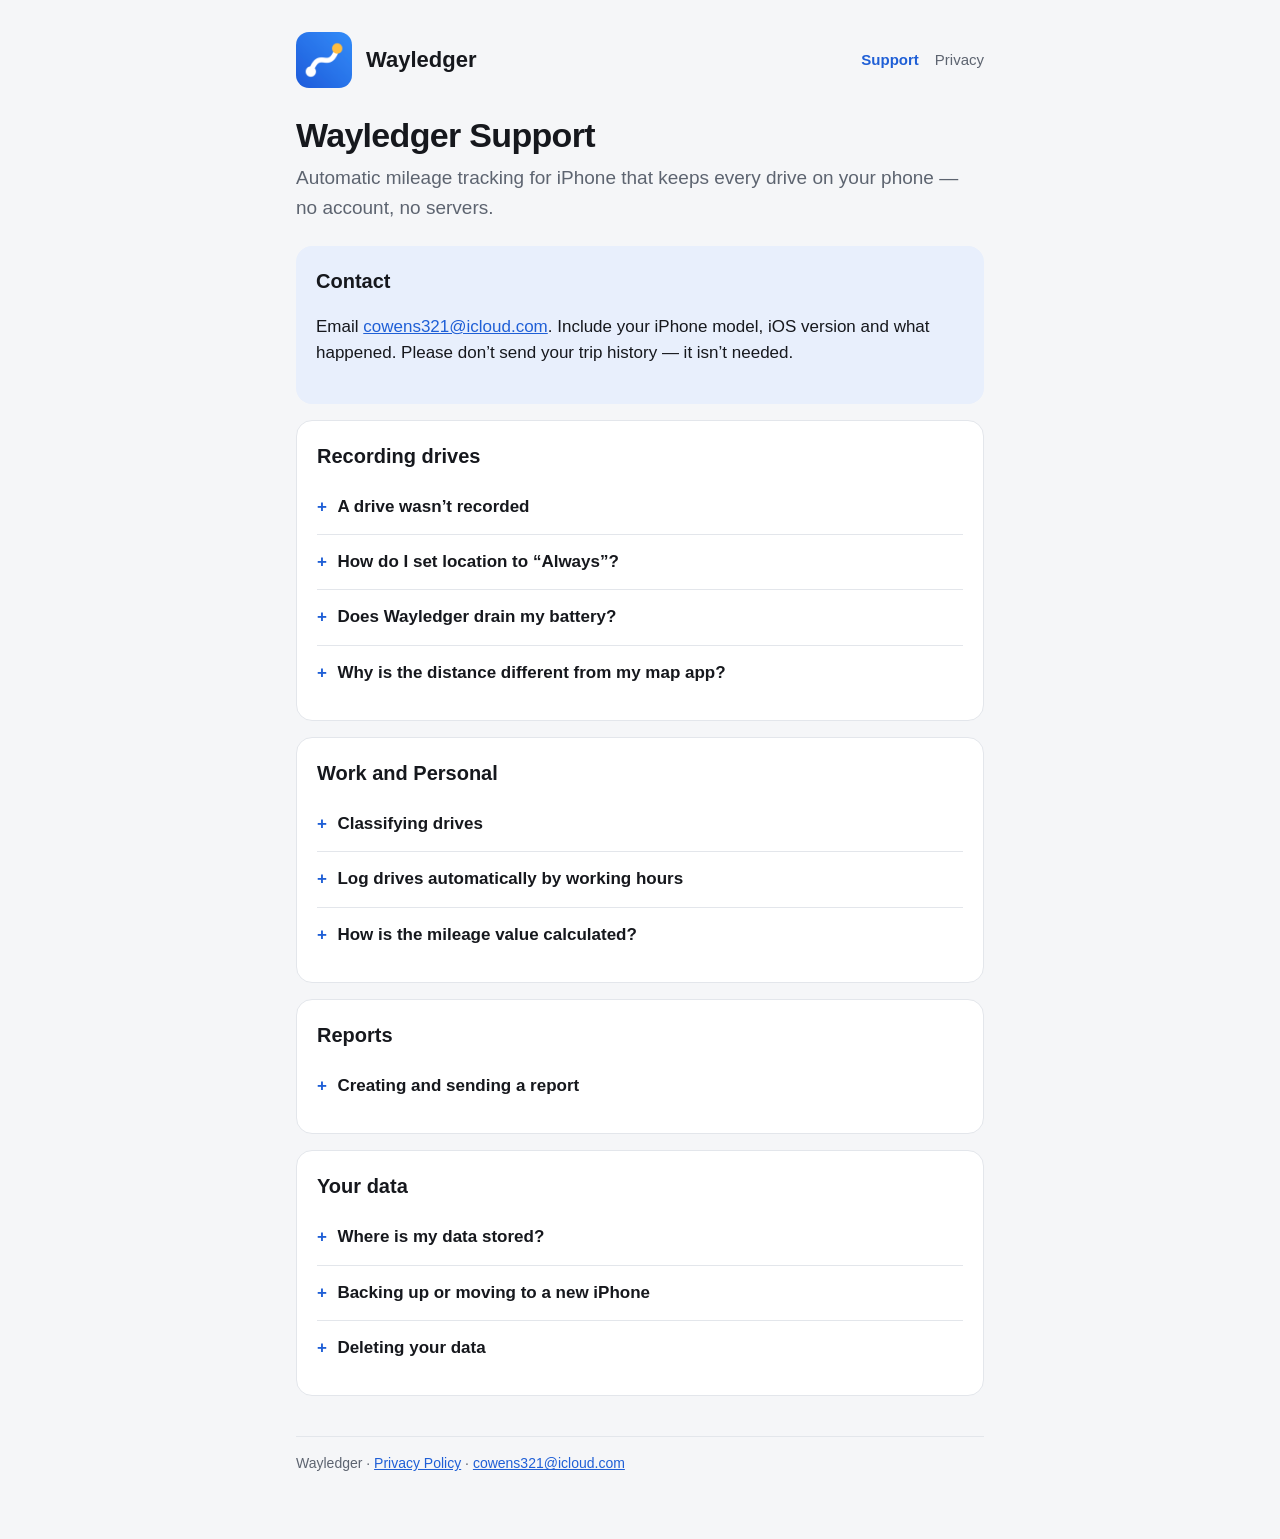
<file: index.html>
<!doctype html>
<html lang="en">
<head>
<meta charset="utf-8">
<meta name="viewport" content="width=device-width, initial-scale=1">
<title>Wayledger Support</title>
<meta name="description" content="Help for Wayledger, the private automatic mileage tracker for iPhone. Everything stays on your iPhone.">
<link rel="icon" href="icon.png">
<link rel="stylesheet" href="style.css">
</head>
<body>
<div class="wrap">
  <header class="site">
    <img src="icon.png" alt="">
    <a class="brand" href="./">Wayledger</a>
    <nav><a href="./" aria-current="page">Support</a><a href="privacy.html">Privacy</a></nav>
  </header>

  <h1>Wayledger Support</h1>
  <p class="lede">Automatic mileage tracking for iPhone that keeps every drive on your phone — no account, no servers.</p>

  <div class="card contact">
    <h2>Contact</h2>
    <p>Email <a href="mailto:cowens321@icloud.com?subject=Wayledger%20support">cowens321@icloud.com</a>. Include your iPhone model, iOS version and what happened. Please don’t send your trip history — it isn’t needed.</p>
  </div>

  <div class="card">
    <h2>Recording drives</h2>
    <details>
      <summary>A drive wasn’t recorded</summary>
      <p>Open <strong>Settings › Tracking</strong> in Wayledger. The Tracking check at the top says whether your next drive will be recorded and has a Fix button for anything that’s off. The most common causes:</p>
      <ol>
        <li>Location access isn’t set to <strong>Always</strong>, or Precise Location is off.</li>
        <li>Wayledger was swiped away in the app switcher. iOS won’t wake a force-quit app for drives until you open it again.</li>
        <li>Tracking is paused, or Location Services is off for the whole iPhone.</li>
      </ol>
      <p>If Wayledger noticed you moved but didn’t record a drive, the Trips screen shows a <strong>Possible missed drive</strong> card. Tap <strong>Add drive</strong> to log it, or add any trip with <strong>+ › Add trip manually</strong>.</p>
    </details>
    <details>
      <summary>How do I set location to “Always”?</summary>
      <ol>
        <li>Open the <strong>Settings</strong> app and scroll down to <strong>Wayledger</strong> (or go to Settings › Apps › Wayledger).</li>
        <li>Tap <strong>Location</strong>.</li>
        <li>Choose <strong>Always</strong> and turn on <strong>Precise Location</strong>.</li>
      </ol>
      <p>If you don’t see a Location row, open Wayledger and tap <strong>Allow</strong> in the red banner first — iOS only lists permissions an app has asked for.</p>
    </details>
    <details>
      <summary>Does Wayledger drain my battery?</summary>
      <p>While you’re parked, Wayledger uses iOS’s low-power location monitoring. GPS runs only while you’re likely driving and stops when the drive ends.</p>
    </details>
    <details>
      <summary>Why is the distance different from my map app?</summary>
      <p>Wayledger measures the route you actually drove, filtering out GPS noise. If a section had no signal (a tunnel or parking garage), the drive shows a signal gap; you choose whether to include the estimated distance for it. You can also set any drive’s distance yourself on its detail screen.</p>
    </details>
  </div>

  <div class="card">
    <h2>Work and Personal</h2>
    <details>
      <summary>Classifying drives</summary>
      <p>Drives that still need a decision appear on the Trips screen. Swipe right for Work, left for Personal — or tap Work or Personal in the notification after a drive. Classified drives move to <strong>Trips › Logged drives</strong>, where you can change them anytime.</p>
    </details>
    <details>
      <summary>Log drives automatically by working hours</summary>
      <p>In <strong>Settings › Working hours</strong>, choose your work days and hours. Drives that start during those hours are logged as Work; everything else is logged as Personal. Each automatic choice sends a notification with a one-tap switch, and you can change any drive later.</p>
    </details>
    <details>
      <summary>How is the mileage value calculated?</summary>
      <p>Each Work drive is valued at the rate you choose — the IRS business rate for the drive’s date, or your own rate per mile — and rounded to the cent, then the drives are added up. Wayledger estimates mileage value; it doesn’t give tax advice.</p>
    </details>
  </div>

  <div class="card">
    <h2>Reports</h2>
    <details>
      <summary>Creating and sending a report</summary>
      <p>Open <strong>Reports</strong>, choose a month, year or custom range, and export a PDF or CSV. Use the share button to email it from your own Mail app. To send it automatically each month, see <strong>Settings › Automatic monthly email</strong>.</p>
    </details>
  </div>

  <div class="card">
    <h2>Your data</h2>
    <details>
      <summary>Where is my data stored?</summary>
      <p>Only on your iPhone. Wayledger has no account and no servers; the developer can’t see your drives. Details are in the <a href="privacy.html">Privacy Policy</a>.</p>
    </details>
    <details>
      <summary>Backing up or moving to a new iPhone</summary>
      <p>In <strong>Settings › Privacy &amp; data</strong>, tap <strong>Create encrypted backup</strong> to make a password-protected backup file, save it somewhere safe (for example Files), and use <strong>Restore from backup…</strong> on the new iPhone. Keep the password — it can’t be recovered.</p>
    </details>
    <details>
      <summary>Deleting your data</summary>
      <p>Delete individual drives from their detail screen, set old routes to delete automatically, or erase everything in <strong>Settings › Privacy &amp; data</strong>. Deleting the app also deletes its data.</p>
    </details>
  </div>

  <footer>Wayledger · <a href="privacy.html">Privacy Policy</a> · <a href="mailto:cowens321@icloud.com">cowens321@icloud.com</a></footer>
</div>
</body>
</html>
</file>
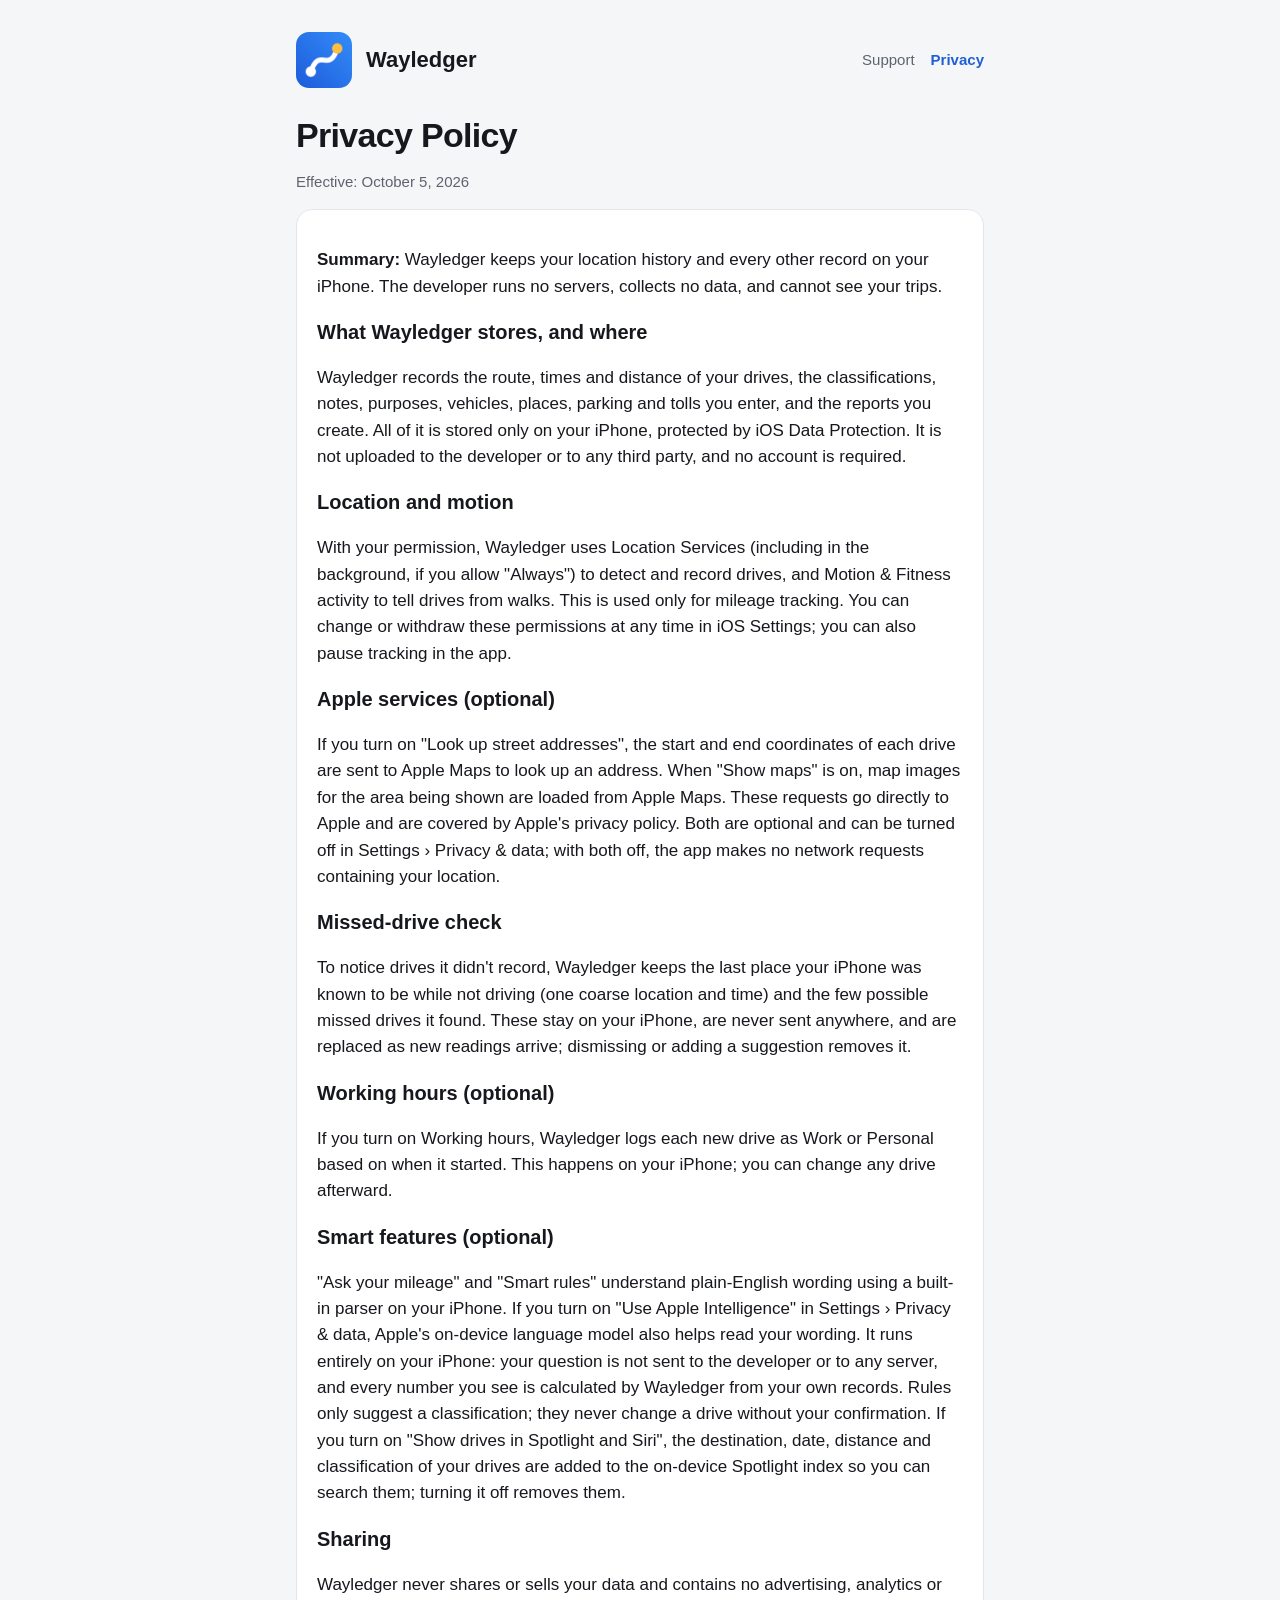
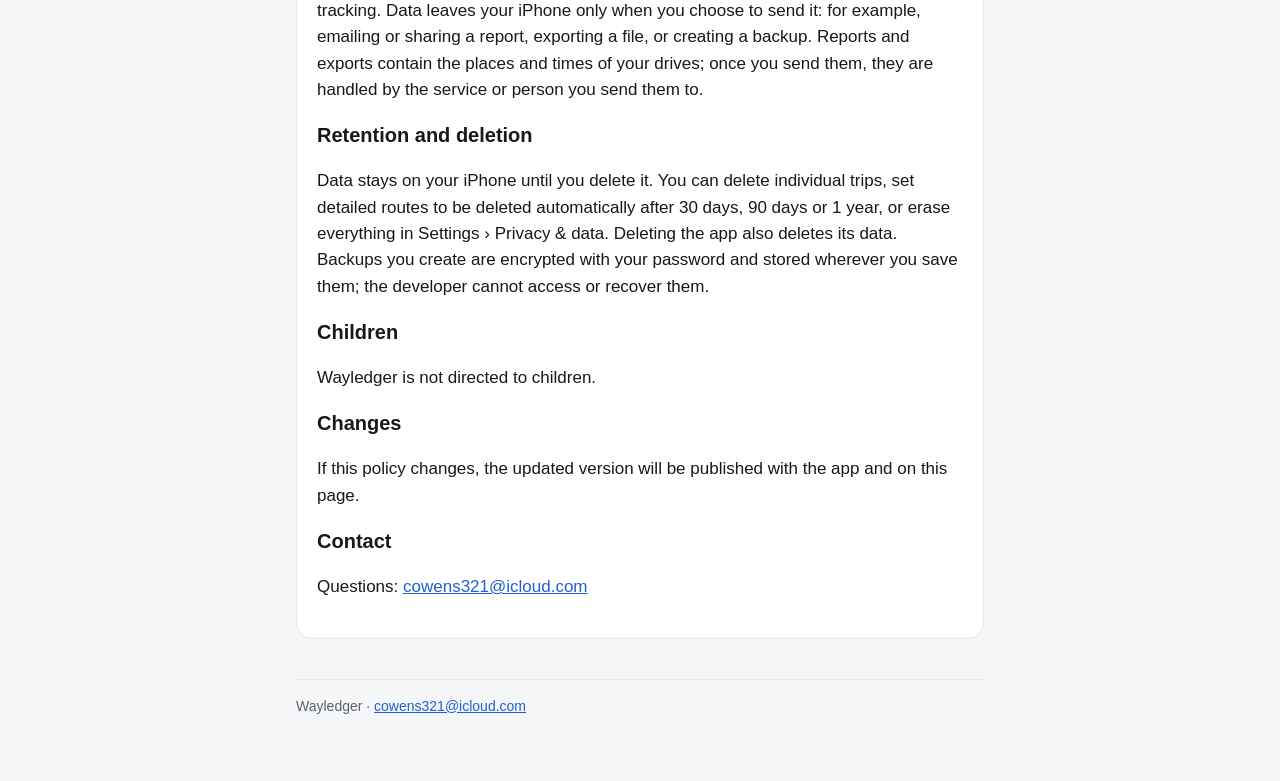
<file: privacy.html>
<!doctype html>
<html lang="en">
<head>
<meta charset="utf-8">
<meta name="viewport" content="width=device-width, initial-scale=1">
<title>Privacy Policy · Wayledger</title>
<meta name="description" content="Wayledger keeps your location history and every other record on your iPhone. No servers, no account, no tracking.">
<link rel="icon" href="icon.png">
<link rel="stylesheet" href="style.css">
</head>
<body>
<div class="wrap">
  <header class="site">
    <img src="icon.png" alt="">
    <a class="brand" href="./">Wayledger</a>
    <nav><a href="./">Support</a><a href="privacy.html" aria-current="page">Privacy</a></nav>
  </header>
  <h1>Privacy Policy</h1>
  <p class="muted">Effective: October 5, 2026</p>
  <div class="card">
<p><strong>Summary:</strong> Wayledger keeps your location history and every other record on your iPhone. The developer runs no servers, collects no data, and cannot see your trips.</p>
<h2>What Wayledger stores, and where</h2>
<p>Wayledger records the route, times and distance of your drives, the classifications, notes, purposes, vehicles, places, parking and tolls you enter, and the reports you create. All of it is stored only on your iPhone, protected by iOS Data Protection. It is not uploaded to the developer or to any third party, and no account is required.</p>
<h2>Location and motion</h2>
<p>With your permission, Wayledger uses Location Services (including in the background, if you allow &quot;Always&quot;) to detect and record drives, and Motion &amp; Fitness activity to tell drives from walks. This is used only for mileage tracking. You can change or withdraw these permissions at any time in iOS Settings; you can also pause tracking in the app.</p>
<h2>Apple services (optional)</h2>
<p>If you turn on &quot;Look up street addresses&quot;, the start and end coordinates of each drive are sent to Apple Maps to look up an address. When &quot;Show maps&quot; is on, map images for the area being shown are loaded from Apple Maps. These requests go directly to Apple and are covered by Apple&#x27;s privacy policy. Both are optional and can be turned off in Settings › Privacy &amp; data; with both off, the app makes no network requests containing your location.</p>
<h2>Missed-drive check</h2>
<p>To notice drives it didn&#x27;t record, Wayledger keeps the last place your iPhone was known to be while not driving (one coarse location and time) and the few possible missed drives it found. These stay on your iPhone, are never sent anywhere, and are replaced as new readings arrive; dismissing or adding a suggestion removes it.</p>
<h2>Working hours (optional)</h2>
<p>If you turn on Working hours, Wayledger logs each new drive as Work or Personal based on when it started. This happens on your iPhone; you can change any drive afterward.</p>
<h2>Smart features (optional)</h2>
<p>&quot;Ask your mileage&quot; and &quot;Smart rules&quot; understand plain-English wording using a built-in parser on your iPhone. If you turn on &quot;Use Apple Intelligence&quot; in Settings › Privacy &amp; data, Apple&#x27;s on-device language model also helps read your wording. It runs entirely on your iPhone: your question is not sent to the developer or to any server, and every number you see is calculated by Wayledger from your own records. Rules only suggest a classification; they never change a drive without your confirmation. If you turn on &quot;Show drives in Spotlight and Siri&quot;, the destination, date, distance and classification of your drives are added to the on-device Spotlight index so you can search them; turning it off removes them.</p>
<h2>Sharing</h2>
<p>Wayledger never shares or sells your data and contains no advertising, analytics or tracking. Data leaves your iPhone only when you choose to send it: for example, emailing or sharing a report, exporting a file, or creating a backup. Reports and exports contain the places and times of your drives; once you send them, they are handled by the service or person you send them to.</p>
<h2>Retention and deletion</h2>
<p>Data stays on your iPhone until you delete it. You can delete individual trips, set detailed routes to be deleted automatically after 30 days, 90 days or 1 year, or erase everything in Settings › Privacy &amp; data. Deleting the app also deletes its data. Backups you create are encrypted with your password and stored wherever you save them; the developer cannot access or recover them.</p>
<h2>Children</h2>
<p>Wayledger is not directed to children.</p>
<h2>Changes</h2>
<p>If this policy changes, the updated version will be published with the app and on this page.</p>
<h2>Contact</h2>
<p>Questions: <a href="mailto:cowens321@icloud.com">cowens321@icloud.com</a></p>
  </div>
  <footer>Wayledger · <a href="mailto:cowens321@icloud.com">cowens321@icloud.com</a></footer>
</div>
</body>
</html>
</file>
<file: style.css>
:root {
  --bg: #f5f6f8; --card: #ffffff; --text: #16181d; --muted: #5d6470; --line: #e3e6eb;
  --accent: #1f5fd6; --accent-soft: #e8effc;
  color-scheme: light dark;
}
@media (prefers-color-scheme: dark) {
  :root { --bg: #0e1013; --card: #181b20; --text: #eef0f3; --muted: #9aa2ae; --line: #2a2f37; --accent: #6ea0ff; --accent-soft: #1b2638; }
}
* { box-sizing: border-box; }
body { margin: 0; background: var(--bg); color: var(--text);
  font: 17px/1.55 -apple-system, BlinkMacSystemFont, "SF Pro Text", "Segoe UI", Roboto, Helvetica, Arial, sans-serif; }
.wrap { max-width: 720px; margin: 0 auto; padding: 32px 16px 64px; }
header.site { display: flex; align-items: center; gap: 14px; margin-bottom: 28px; }
header.site img { width: 56px; height: 56px; border-radius: 13px; }
header.site a.brand { color: var(--text); text-decoration: none; font-weight: 700; font-size: 22px; }
nav { margin-left: auto; display: flex; gap: 16px; font-size: 15px; }
nav a { color: var(--muted); text-decoration: none; }
nav a[aria-current="page"] { color: var(--accent); font-weight: 600; }
h1 { font-size: 34px; line-height: 1.15; margin: 0 0 8px; letter-spacing: -0.02em; }
h2 { font-size: 20px; margin: 32px 0 8px; }
p, li { color: var(--text); }
.lede { color: var(--muted); font-size: 19px; margin: 0 0 24px; }
.card { background: var(--card); border: 1px solid var(--line); border-radius: 16px; padding: 20px; margin: 16px 0; }
.card h2 { margin-top: 0; }
.contact { background: var(--accent-soft); border: none; }
a { color: var(--accent); }
details { border-top: 1px solid var(--line); padding: 14px 0; }
details:first-of-type { border-top: none; }
summary { cursor: pointer; font-weight: 600; list-style: none; }
summary::-webkit-details-marker { display: none; }
summary::before { content: "+"; display: inline-block; width: 1.2em; color: var(--accent); font-weight: 700; }
details[open] summary::before { content: "–"; }
details > :not(summary) { margin: 10px 0 0 1.2em; color: var(--muted); }
ol { padding-left: 1.3em; }
.muted { color: var(--muted); font-size: 15px; }
footer { margin-top: 40px; color: var(--muted); font-size: 14px; border-top: 1px solid var(--line); padding-top: 16px; }
@media (max-width: 480px) { h1 { font-size: 28px; } nav { gap: 12px; } }
</file>
